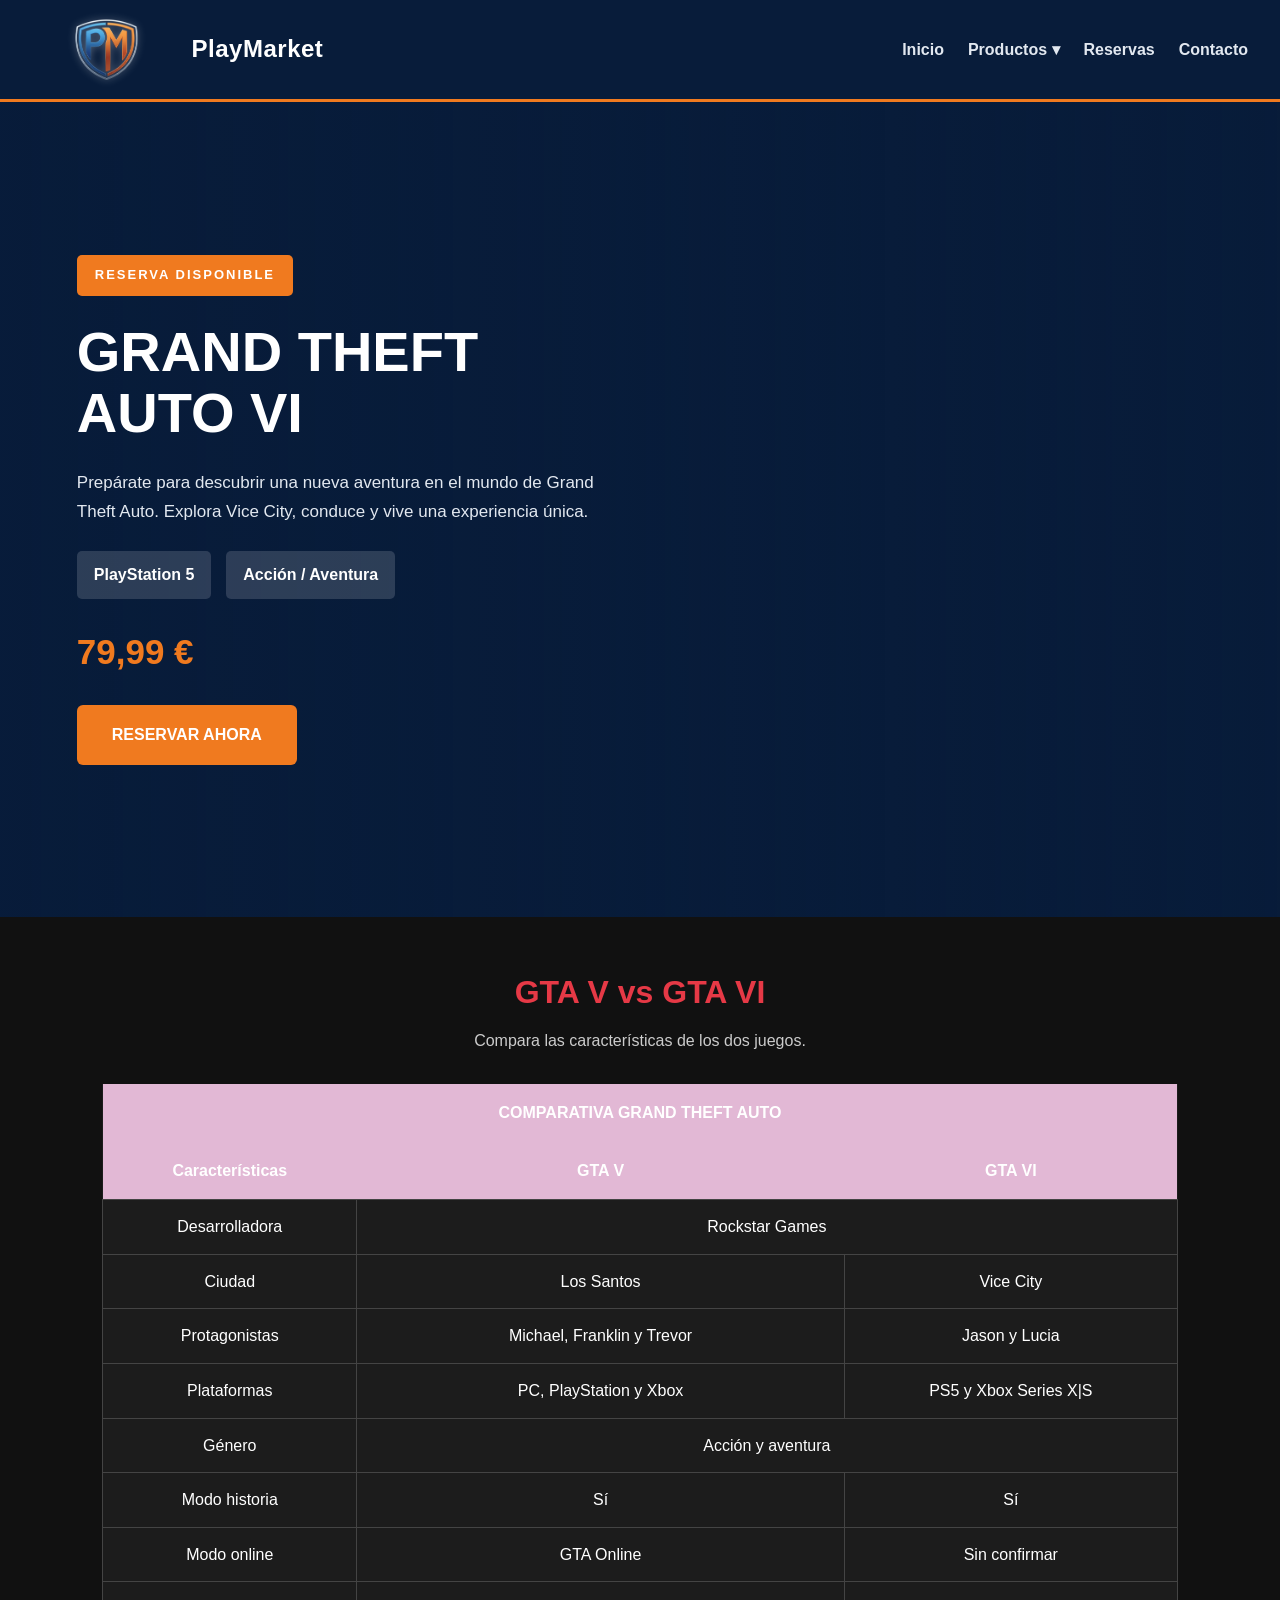
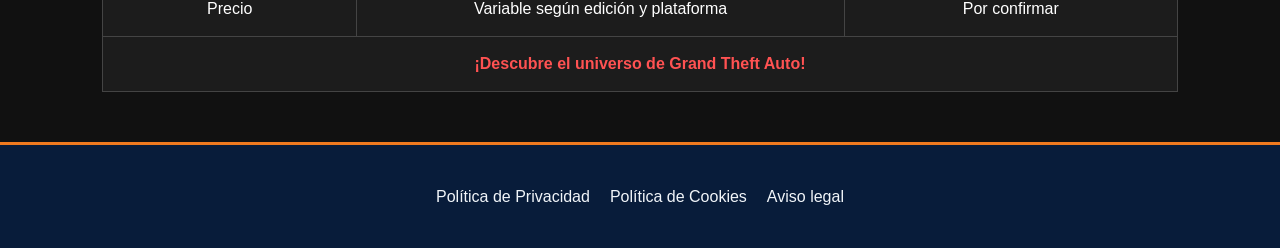
<file: HTML/reserva.html>
<!DOCTYPE html>
<html lang="es">

<head>
    <meta charset="UTF-8">
    <meta name="viewport" content="width=device-width, initial-scale=1.0">
    <title>Reservar GTA VI | PlayMarket</title>

    <link rel="stylesheet" href="../CSS/styles.css">
</head>

<body>

    <!-- CABECERA -->

	    <header id="inicio">
        <div class="logo">
            <img src="../Imagenes/icono.png" alt="Logo PlayMarket">
            <span>PlayMarket</span>
        </div>
        <nav>
            <ul>
                <li><a href="index.html">Inicio</a></li>
                <li class="desplegable">
                    <a href="#productos">Productos ▾</a>
                    <ul class="submenu">
                        <li><a href="#fisicos">Videojuegos Físicos</a></li>
                        <li><a href="#digitales">Videojuegos Digitales</a></li>
                        <li><a href="#consolas">Consolas</a></li>
                        <li><a href="#accesorios">Accesorios</a></li>
                    </ul>
                </li>
                <li><a href="reserva.html">Reservas</a></li>
                <li><a href="Contacto.html">Contacto</a></li>
            </ul>
        </nav>
    </header>



    <!-- PORTADA GTA VI -->
    <main class="gta-principal">

        <section class="gta-portada">

            <!-- TRAILER DE FONDO -->
            
		<iframe
			class="gta-trailer"
			src="https://www.youtube-nocookie.com/embed/N6f30RVHOVw?autoplay=1&mute=1&loop=1&playlist=N6f30RVHOVw&controls=0&playsinline=1"
			title="Tráiler de GTA VI"
			allow="autoplay; encrypted-media; picture-in-picture"
			referrerpolicy="strict-origin-when-cross-origin">
		</iframe>



            <!-- CAPA OSCURA -->
            <div class="gta-capa"></div>


            <!-- CONTENIDO DEL JUEGO -->
            <div class="gta-contenido">

                <span class="gta-etiqueta">
                    RESERVA DISPONIBLE
                </span>

                <h1>
                    GRAND THEFT AUTO VI
                </h1>

                <p class="gta-descripcion">
                    Prepárate para descubrir una nueva aventura
                    en el mundo de Grand Theft Auto.
                    Explora Vice City, conduce y vive una experiencia única.
                </p>


                <!-- INFORMACIÓN -->
                <div class="gta-datos">

                    <span>PlayStation 5</span>

                    <span>Acción / Aventura</span>

                </div>


                <!-- PRECIO -->
                <p class="gta-precio">
                    79,99 €
                </p>


                <!-- BOTÓN DE RESERVA -->
                <a href="formulario-reserva.html" class="gta-boton">
                    RESERVAR AHORA
                </a>

            </div>

        </section>

    </main>
		<!-- TABLA COMPARATIVA -->


		<section class="comparacion-gta">
			<h2>GTA V vs GTA VI</h2>
			<p>Compara las características de los dos juegos.</p>


    <table>


        <tr>
            <th colspan="3">COMPARATIVA GRAND THEFT AUTO</th>
        </tr>


        <tr>
            <th>Características</th>
            <th>GTA V</th>
            <th>GTA VI</th>
        </tr>


        <tr>
            <td>Desarrolladora</td>
            <td colspan="2">Rockstar Games</td>
        </tr>


        <tr>
            <td>Ciudad</td>
            <td>Los Santos</td>
            <td>Vice City</td>
        </tr>


        <tr>
            <td>Protagonistas</td>
            <td>Michael, Franklin y Trevor</td>
            <td>Jason y Lucia</td>
        </tr>


        <tr>
            <td>Plataformas</td>
            <td>PC, PlayStation y Xbox</td>
            <td>PS5 y Xbox Series X|S</td>
        </tr>


        <tr>
            <td>Género</td>
            <td colspan="2">Acción y aventura</td>
        </tr>


        <tr>
            <td>Modo historia</td>
            <td>Sí</td>
            <td>Sí</td>
        </tr>


        <tr>
            <td>Modo online</td>
            <td>GTA Online</td>
            <td>Sin confirmar</td>
        </tr>


        <tr>
            <td>Precio</td>
            <td>Variable según edición y plataforma</td>
            <td>Por confirmar</td>
        </tr>


        <tr>
            <td colspan="3">
                ¡Descubre el universo de Grand Theft Auto!
            </td>
        </tr>


    </table>


</section>

    <!-- PIE DE PÁGINA -->
		<footer id="contacto">
			<div class="footer-links">
				<a href="../Politicas/politica-privacidad.txt">Política de Privacidad</a>
				<a href="../Politicas/politica-cookies.txt">Política de Cookies</a>
				<a href="../Politicas/aviso-legal.txt">Aviso legal</a>
			</div>
		</footer>

</body>

</html>
</file>
<file: CSS/styles.css>
* {
    margin: 0;
    padding: 0;
    box-sizing: border-box;
}

body {
    background-color: #f1f5f9;
    color: #0f172a;
    font-family: Arial, sans-serif;
    line-height: 1.6;
    overflow-x: hidden;
}

/* CABECERA Y MENÚ DE NAVEGACIÓN */
header {
    background-color: #081c3a;
    border-bottom: 3px solid #f07a1f;
    display: flex;
    justify-content: space-between;
    align-items: center;
    padding: 0.6rem 2rem;
    position: relative;
    z-index: 20;
}

.logo {
    display: flex;
    align-items: center;
    gap: 0.8rem;
    color: #ffffff;
    font-weight: bold;
    font-size: 1.5rem;
    letter-spacing: 0.5px;
}

.logo img {
    height: 80px;
    width: auto;
    display: block;
    filter: drop-shadow(0 0 4px rgba(255, 255, 255, 0.35));
}

nav ul {
    list-style: none;
    display: flex;
    align-items: center;
    gap: 1.5rem;
}

nav a {
    color: #e2e8f0;
    text-decoration: none;
    font-weight: bold;
    transition: color 0.3s;
}

nav a:hover {
    color: #f9a03f;
}

.desplegable,
.dropdown {
    position: relative;
}

.submenu {
    display: none;
    position: absolute;
    top: 100%;
    left: 0;
    z-index: 30;
    background-color: #081c3a;
    border: 1px solid #f07a1f;
    list-style: none;
    flex-direction: column;
    width: 180px;
    padding: 0.5rem 0;
}

.submenu li {
    padding: 0.5rem 1rem;
}

.desplegable:hover .submenu,
.dropdown:hover .submenu {
    display: flex;
}

/* SECCIONES Y TÍTULOS DE INICIO */
#destacados,
#productos {
    width: 100%;
    padding: 2rem 2rem 0;
}

#tienda,
#accesorios {
    width: 100%;
    padding-top: 1rem;
}

#destacados h2,
#productos h2,
#tienda h2,
#accesorios h2 {
    margin-bottom: 1.2rem;
    padding-bottom: 0.5rem;
    border-bottom: 2px solid #2563eb;
}

/* CARRUSEL DE DESTACADOS */
.carrusel {
    position: relative;
    width: 100%;
    height: 460px;
    border: 2px solid #2563eb;
    border-radius: 8px;
    overflow: hidden;
    background-color: #ffffff;
    box-shadow: 0 2px 8px rgba(15, 23, 42, 0.08);
}

.pista-carrusel {
    display: flex;
    width: 400%;
    height: 100%;
    animation: moverCarrusel 24s infinite ease-in-out;
}

.diapositiva {
    position: relative;
    width: 25%;
    height: 100%;
    flex-shrink: 0;
    overflow: hidden;
}

@keyframes moverCarrusel {
    0%, 20%   { transform: translateX(0%); }
    25%, 45%  { transform: translateX(-25%); }
    50%, 70%  { transform: translateX(-50%); }
    75%, 95%  { transform: translateX(-75%); }
    100%      { transform: translateX(0%); }
}

.fondo-destacado {
  width: 80%;        
  height: 100%;
  margin-left: auto;
  display: block;
  object-fit: cover;
  object-position: center 20%;
  
  -webkit-mask-image: linear-gradient(to right, transparent 0%, black 10%);
  mask-image: linear-gradient(to right, transparent 0%, black 10%);
}

.diapositiva-gta {
  background: linear-gradient(135deg, #1b1026 0%, #3b1936 100%);
}

.diapositiva-gta .fondo-destacado {
  width: 80%;
  height: 100%;
  margin-left: auto;
  display: block;
  object-fit: cover;
  object-position: center 20%;
  -webkit-mask-image: linear-gradient(to right, transparent 0%, black 25%);
  mask-image: linear-gradient(to right, transparent 0%, black 25%);
}

.diapositiva-gta .texto-destacado h3 { color: #ffffff; }
.diapositiva-gta .texto-destacado .plataforma { color: #e2b8d5; }
.diapositiva-gta .texto-destacado .precio { color: #fbbf24; }

.diapositiva::after {
    content: "";
    position: absolute;
    top: 0;
    left: 0;
    width: 100%;
    height: 100%;
    z-index: 1;
    pointer-events: none;
    background: linear-gradient(90deg, rgba(255,255,255,0.95) 0%, rgba(255,255,255,0.7) 40%, rgba(255,255,255,0) 75%);
}

.texto-destacado {
    position: absolute;
    z-index: 2;
    left: 4rem;
    top: 50%;
    transform: translateY(-50%);
    max-width: 420px;
    display: flex;
    flex-direction: column;
    align-items: flex-start;
}

.texto-destacado h3 {
    font-size: 2.6rem;
    line-height: 1.15;
    margin: 0.6rem 0;
    color: #0f172a;
}

.texto-destacado .precio {
    font-size: 2rem;
}

/* TARJETAS DE PRODUCTOS */
.tarjeta {
    background-color: #ffffff;
    border: 2px solid #2563eb;
    border-radius: 8px;
    padding: 1.2rem 1.5rem;
    margin-bottom: 1.5rem;
    height: 220px;
    width: 100%;
    box-shadow: 0 2px 8px rgba(15, 23, 42, 0.08);
}

.producto-fila {
    display: flex;
    align-items: center;
    gap: 1.5rem;
    width: 100%;
}

.foto-producto {
    width: 180px;
    height: 180px;
    object-fit: contain;
    object-position: center;
    flex-shrink: 0;
    display: block;
}

.datos-producto {
    flex: 1;
}

.zona-compra {
    display: flex;
    flex-direction: column;
    align-items: flex-end;
    gap: 0.5rem;
}

.zona-compra .precio {
    margin-bottom: 0;
}

.tarjeta h3 {
    margin: 0.4rem 0 5px 0;
    font-size: 1.2rem;
}

.plataforma {
    color: #64748b;
    font-size: 0.9rem;
    margin-bottom: 1rem;
}

.precio {
    font-size: 1.3rem;
    font-weight: bold;
    color: #1d4ed8;
    margin-bottom: 1rem;
}

.tarjeta button {
    background-color: #2563eb;
    color: white;
    border: none;
    padding: 0.5rem 1.2rem;
    border-radius: 4px;
    cursor: pointer;
    font-weight: bold;
}

.tarjeta button:hover {
    background-color: #1d4ed8;
}

/*  ETIQUETAS */
.etiqueta {
    font-size: 0.75rem;
    padding: 0.2rem 0.5rem;
    border-radius: 4px;
    font-weight: bold;
    color: #ffffff;
}

.fisico    { background-color: #2563eb; }
.digital   { background-color: #059669; }
.consola   { background-color: #d97706; }
.accesorio { background-color: #7c3aed; }

/* PIE DE PÁGINA */
footer {
    text-align: center;
    padding: 1.5rem;
    background-color: #081c3a;
    border-top: 3px solid #f07a1f;
    color: #cbd5e1;

}

.footer-links {
  display: flex;
  justify-content: center;
  gap: 20px;
  padding: 15px 0;
}

.footer-links a {
  text-decoration: none;
  color: #f1f5f9; 
}

.footer-links a:hover {
  text-decoration: underline;
}

/* PÁGINA DE CONTACTO Y FORMULARIOS */
.contacto {
    color: #0f172a;
}

.contacto-container {
    max-width: 1100px;
    margin: 0 auto;
}

.contacto-titulo {
    margin-bottom: 10px;
    color: #081c3a;
    text-align: center;
    font-size: 2.5rem;
}

.contacto-subtitulo {
    margin-bottom: 50px;
    color: #475569;
    text-align: center;
}

.contacto-grid {
    display: grid;
    grid-template-columns: 1fr 1fr;
    gap: 30px;
}

.contacto-card {
    padding: 30px;
    background-color: #ffffff;
    border: 2px solid #2563eb;
    border-radius: 12px;
}

.contacto-card h2 {
    margin-bottom: 8px;
	color: #081c3a;
}

.icono-mensaje {
    width: 88px;
    height: 84px;
}

.mensaje-icon-txt {
    display: flex;
    align-items: center;
    gap: 20px;
}

.card-desc {
    display: flex;
    align-items: center;
    margin-bottom: 25px;
	color: #64748b;
    font-size: 0.95rem;
}

.form-group {
    margin-bottom: 18px;
}

.form-group label {
    display: block;
    margin-bottom: 6px;
    color: #081c3a;
    font-size: 0.9rem;
}

.form-group input,
.form-group textarea {
    width: 100%;
    padding: 12px 14px;
    background-color: #f8fafc;
    border: 1px solid #cbd5e1;
    border-radius: 8px;
    color: #0f172a;
    font-size: 0.95rem;
    outline: none;
}

.form-group input:focus,
.form-group textarea:focus {
    border-color: #2563eb;
    background-color: #ffffff;
}

.form-group textarea {
    min-height: 120px;
    resize: vertical;
}

.btn-enviar {
    width: 100%;
    margin-top: 10px;
    padding: 14px;
    background-color: #2563eb;
    color: #ffffff;
    border: none;
    border-radius: 8px;
    font-size: 1rem;
    font-weight: 600;
    cursor: pointer;
	}

.btn-enviar:hover {
background-color: #1d4ed8;
	}

.info-lista {
    display: flex;
    flex-direction: column;
    gap: 18px;
    margin-bottom: 30px;
}

.info-item strong {
    display: block;
    margin-bottom: 3px;
    color: #081c3a;
}

.info-item span {
    color: #475569;
    font-size: 0.95rem;
}

.redes {
    padding-top: 20px;
    border-top: 1px solid #1e3a8a;
}

.redes p {
    margin-bottom: 12px;
    color: #94a3b8;
    font-size: 0.9rem;
}

.redes-icons {
    display: flex;
    align-items: center;
    gap: 15px;
}

.redes-icons a {
    color: #60a5fa;
    text-decoration: none;
    font-weight: 500;
}

.redes-icons a:hover {
    color: #93c5fd;
}

/* TABLA HORARIO DE LA TIENDA */


.horario-tienda {
    margin-top: 25px;
}


.horario-tienda h3 {
    color: #e63946;
    text-align: center;
    margin-bottom: 15px;
    font-size: 21px;
}


.horario-tienda table {
    width: 100%;
    border-collapse: collapse;
    background-color: #fff;
    color: #222;
    border-radius: 8px;
    overflow: hidden;
}


.horario-tienda th {
    background-color: #2563EB;
    color: white;
    padding: 12px;
}


.horario-tienda td {
    padding: 10px;
    border: 1px solid #ddd;
    text-align: center;
}


.horario-tienda tr:hover {
    background-color: #f2f2f2;
}


.horario-tienda tr:last-child td {
    color: #e63946;
    font-weight: bold;
}

/* Iconos de Redes Sociales (Tamaño grande solicitado) */
.icono-youtube {
    width: 78px;
    height: 74px;
    object-fit: contain;
}

.icono-instagram {
    width: 78px;
    height: 74px;
    object-fit: contain;
}

/* UBICACIÓN Y MAPA */
.ubicacion {
    width: 90%;
    max-width: 1100px;
    margin: 70px auto 40px;
    text-align: center;
	
}

.titulo-ubicacion {
    display: flex;
    align-items: center;
    justify-content: center;
    gap: 20px;
    margin-bottom: 10px;
}

.titulo-ubicacion h2 {
    margin: 0;
    color: #081c3a;
    font-size: 32px;
}

.linea {
    flex: 1;
    max-width: 200px;
    height: 2px;
    background-color: #2563eb;
}

.descripcion-ubicacion {
    margin-bottom: 25px;
    color: #7d9bc9;
    font-size: 16px;
}

.mapa {
    display: flex;
    justify-content: center;
    width: 100%;
    overflow: hidden;
    border: 1px solid #203d75;
    border-radius: 12px;
}

.mapa iframe {
    display: block;
    width: 100%;
    height: 350px;
    border: 0;
}

/* PORTADA GTA VI & RESERVAS */
.gta-principal {
    width: 100%;
    margin: 0;
    padding: 0;
}

.gta-portada {
    position: relative;
    width: 100%;
    height: calc(100vh - 85px);
    min-height: 600px;
    display: flex;
    align-items: center;
    overflow: hidden;
    background-color: #081c3a;
}

.gta-trailer {
    position: absolute;
    top: 50%;
    left: 50%;
    width: max(100%, 177.78vh);
    height: max(100%, 56.25vw);
    transform: translate(-50%, -50%);
    border: none;
    pointer-events: none;
}

.gta-capa {
    position: absolute;
    inset: 0;
    z-index: 1;
    background: linear-gradient(
        90deg,
        rgba(8, 28, 58, 0.95) 0%,
        rgba(8, 28, 58, 0.70) 45%,
        rgba(8, 28, 58, 0.25) 100%
    );
}

.gta-contenido {
    position: relative;
    z-index: 2;
    max-width: 700px;
    padding: 3rem 6%;
    color: white;
}

.gta-etiqueta {
    display: inline-block;
    background-color: #f07a1f;
    color: white;
    padding: 10px 18px;
    border-radius: 5px;
    font-size: 13px;
    font-weight: bold;
    letter-spacing: 2px;
    margin-bottom: 25px;
}

.gta-contenido h1 {
    font-size: 3.5rem;
    line-height: 1.1;
    margin-bottom: 25px;
    color: white;
}

.gta-descripcion {
    font-size: 17px;
    line-height: 1.7;
    color: #e2e8f0;
    margin-bottom: 25px;
}

.gta-datos {
    display: flex;
    flex-wrap: wrap;
    gap: 15px;
    margin-bottom: 25px;
}

.gta-datos span {
    background-color: rgba(255,255,255,0.15);
    color: white;
    padding: 11px 17px;
    border-radius: 5px;
    font-weight: bold;
}

.gta-precio {
    color: #f07a1f;
    font-size: 35px;
    font-weight: bold;
    margin-bottom: 25px;
}

.gta-boton {
    display: inline-block;
    background-color: #f07a1f;
    color: white;
    text-decoration: none;
    padding: 17px 35px;
    border-radius: 6px;
    font-size: 16px;
    font-weight: bold;
    transition: 0.3s;
}

.gta-boton:hover {
    background-color: #d9630c;
    transform: scale(1.05);
    box-shadow: 0 5px 20px rgba(240,122,31,0.4);
}

.pagina-formulario {
    width: 90%;
    max-width: 850px;
    margin: 40px auto;
}

.pagina-formulario h1 {
    text-align: center;
    color: #081c3a;
    font-size: 2.3rem;
    margin-bottom: 10px;
}

.texto-formulario {
    text-align: center;
    color: #64748b;
    margin-bottom: 30px;
}

.resumen-juego,
.datos-reserva {
    background-color: white;
    border: 2px solid #f07a1f;
    border-radius: 12px;
    padding: 25px;
    margin-bottom: 25px;
    box-shadow: 0 4px 12px rgba(8, 28, 58, 0.10);
}

.resumen-juego h2,
.datos-reserva h2 {
    color: #081c3a;
    font-size: 1.4rem;
    border-bottom: 2px solid #f07a1f;
    padding-bottom: 12px;
    margin-bottom: 20px;
}

.juego-resumen {
    display: flex;
    align-items: center;
    gap: 25px;
    background-color: #f1f5f9;
    border: 1px solid #cbd5e1;
    border-radius: 10px;
    padding: 15px;
}

.juego-resumen img {
    width: 220px;
    height: 140px;
    object-fit: cover;
    border-radius: 8px;
    border: 2px solid #081c3a;
}

.juego-resumen-info h3 {
    color: #081c3a;
    font-size: 1.3rem;
    margin-bottom: 10px;
}

.juego-resumen-info p {
    color: #475569;
    margin-bottom: 5px;
}

.juego-resumen-info .precio-reserva {
    color: #f07a1f;
    font-size: 1.5rem;
    font-weight: bold;
    margin-top: 10px;
}

.campo-reserva {
    display: flex;
    flex-direction: column;
    margin-bottom: 18px;
}

.campo-reserva label {
    color: #081c3a;
    font-weight: bold;
    margin-bottom: 7px;
}

.campo-reserva input,
.campo-reserva select,
.campo-reserva textarea {
    width: 100%;
    padding: 12px;
    border: 1px solid #cbd5e1;
    border-radius: 6px;
    background-color: #f8fafc;
    color: #0f172a;
    font-family: Arial, sans-serif;
    font-size: 15px;
    transition: 0.3s;
}

.campo-reserva input:focus,
.campo-reserva select:focus,
.campo-reserva textarea:focus {
    outline: none;
    border: 2px solid #f07a1f;
    background-color: white;
    box-shadow: 0 0 5px rgba(240, 122, 31, 0.25);
}

.campo-reserva textarea {
    resize: vertical;
}

.campo-reserva .condiciones {
    display: flex;
    flex-direction: row;
    align-items: center;
    gap: 10px;
    font-weight: normal;
}

.campo-reserva .condiciones input {
    width: auto;
    accent-color: #f07a1f;
}

.boton-confirmar {
    width: 100%;
    padding: 16px;
    background-color: #f07a1f;
    color: white;
    border: none;
    border-radius: 7px;
    font-size: 16px;
    font-weight: bold;
    cursor: pointer;
    transition: 0.3s;
}

.boton-confirmar:hover {
    background-color: #d9630c;
    transform: translateY(-2px);
    box-shadow: 0 4px 10px rgba(240, 122, 31, 0.3);
}

.volver-reservas {
    display: inline-block;
    color: #081c3a;
    text-decoration: none;
    font-weight: bold;
    margin-top: 5px;
}

.volver-reservas:hover {
    color: #f07a1f;
}

/* TABLA COMPARATIVA GTA */


.comparacion-gta {
    background-color: #111;
    color: white;
    padding: 50px 8%;
    text-align: center;
}


.comparacion-gta h2 {
    color: #e63946;
    font-size: 32px;
    margin-bottom: 10px;
}


.comparacion-gta p {
    color: #ccc;
    margin-bottom: 30px;
}


.comparacion-gta table {
    width: 100%;
    border-collapse: collapse;
    background-color: #1c1c1c;
}


.comparacion-gta th {
    background-color: #e2b8d5;
    color: white;
    padding: 16px;
}


.comparacion-gta td {
    padding: 14px;
    border: 1px solid #444;
}


.comparacion-gta tr:hover {
    background-color: #333;
}


.comparacion-gta tr:last-child td {
    color: #ff5252;
    font-weight: bold;
}

/* MEDIA QUERIES (RESPONSIVE) */
@media (max-width: 1024px) {
    header {
        padding: 0.6rem 1.2rem;
    }
    #destacados,
    #productos {
        padding: 1.5rem 1.2rem 0;
    }
    .carrusel {
        height: 360px;
    }
    .texto-destacado {
        left: 2rem;
        max-width: 340px;
    }
    .texto-destacado h3 {
        font-size: 2rem;
    }
    .texto-destacado .precio {
        font-size: 1.6rem;
    }
    .foto-producto {
        width: 140px;
        height: 140px;
    }
}

@media (max-width: 768px) {
    header {
        flex-direction: column;
        gap: 1rem;
        padding: 1rem;
    }
    .logo img {
        height: 65px;
    }
    nav ul {
        flex-wrap: wrap;
        justify-content: center;
        gap: 1rem;
    }
    .carrusel {
        height: 400px;
    }
    .diapositiva {
        display: flex;
        flex-direction: column;
    }
    .fondo-destacado {
        width: 100%;
        height: 55%;
        margin-left: 0;
        -webkit-mask-image: linear-gradient(to bottom, black 75%, transparent 100%);
        mask-image: linear-gradient(to bottom, black 75%, transparent 100%);
    }
    .texto-destacado {
        position: static;
        transform: none;
        width: 100%;
        max-width: 100%;
        height: 45%;
        padding: 0.8rem 1.2rem;
        justify-content: center;
    }
    .texto-destacado h3 {
        font-size: 1.5rem;
        margin: 0.2rem 0;
    }
    .texto-destacado .precio {
        font-size: 1.3rem;
    }
    .tarjeta {
        height: auto;
        padding: 1.2rem;
    }
    .producto-fila {
        flex-direction: column;
        text-align: center;
        gap: 1rem;
    }
    .foto-producto {
        width: 160px;
        height: 160px;
    }
    .zona-compra {
        width: 100%;
        align-items: center;
        border-top: 1px solid #e2e8f0;
        padding-top: 0.8rem;
    }
    .zona-compra form,
    .tarjeta button {
        width: 100%;
    }
    .contacto-grid {
        grid-template-columns: 1fr;
    }
    .contacto-titulo {
        font-size: 2rem;
    }
    .gta-portada {
        min-height: 650px;
        height: auto;
    }
    .gta-contenido {
        padding: 30px 20px;
    }
    .gta-contenido h1 {
        font-size: 2.3rem;
    }
    .gta-capa {
        background: rgba(8, 28, 58, 0.85);
    }
}

@media (max-width: 480px) {
    #destacados,
    #productos {
        padding: 1.2rem 0.8rem 0;
    }
    .carrusel {
        height: 360px;
    }
    .texto-destacado h3 {
        font-size: 1.3rem;
    }
    .submenu {
        left: 50%;
        transform: translateX(-50%);
    }
    .footer-links {
        flex-direction: column;
        gap: 10px;
    }
    .juego-resumen {
        flex-direction: column;
        align-items: flex-start;
    }
    .juego-resumen img {
        width: 100%;
        height: 180px;
    }
}
</file>
